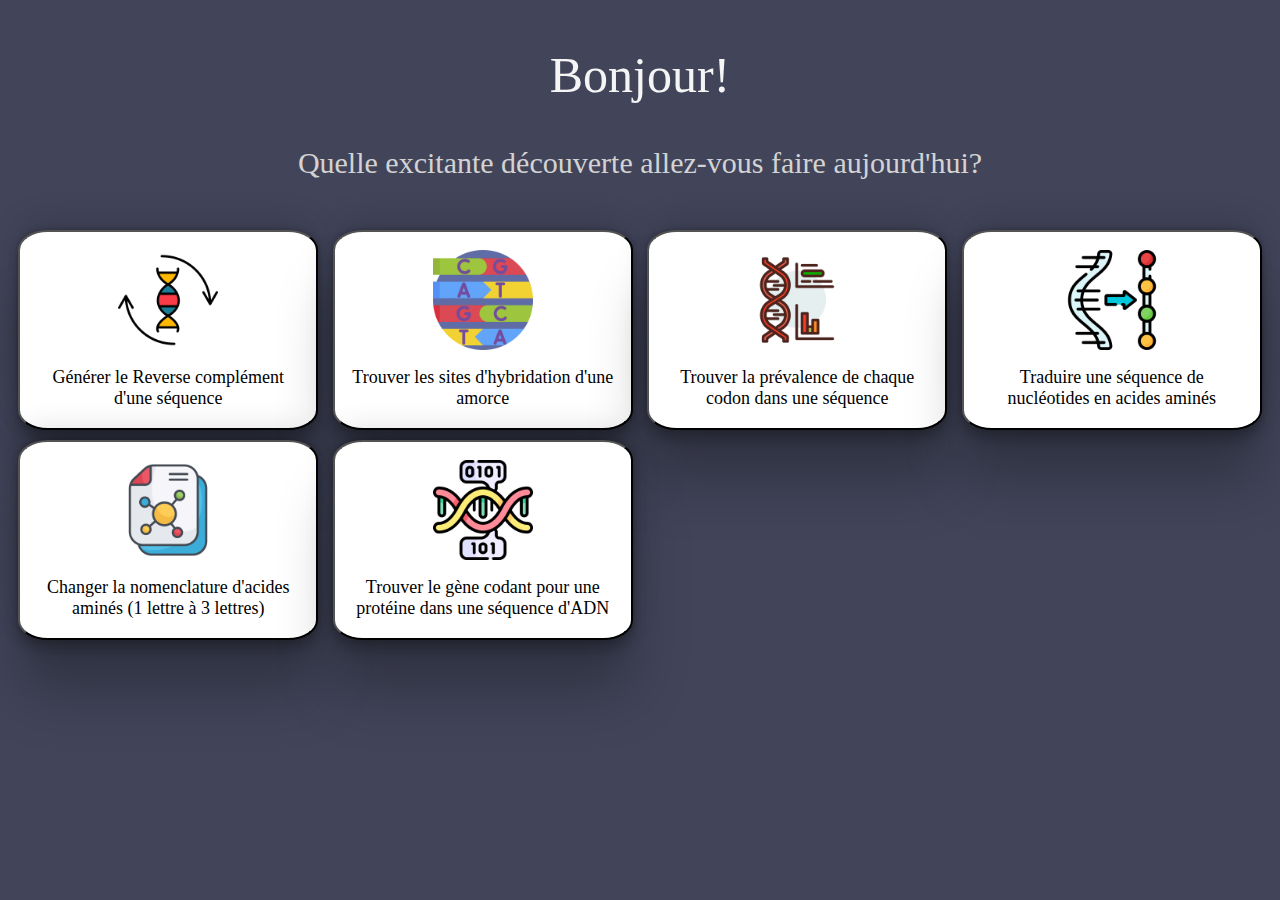
<file: Index.html>
<!DOCTYPE html>
<html>
    <head>
        <title>
            Bioinformatique
        </title>
        
        <meta charset="UTF-8">
        <meta name="author" content="Olivier Chagnon-St-Amour">
        <meta name="language" content="francais">
        <meta name="description" content="Outils de bioinformatique">
        <meta name="title" content="Bioinformatique">
        <meta name="rating" content="safe for kids">
        <meta name="copyright" content="Copyright 2024">
        <meta name="format-detection" content="telephone=yes">

        <meta property="og:title" content="Bioinformatique">
        <meta property="og:type" content="website">
        <!--<meta property="og:image" content="">  [À faire]-->
        <meta property="og:url" content="https://Bioinformatique">
        <meta property="og:description" content="Bioinformatique est un outil numérique servant à aider tous les chercheurs en biologie dans leurs tâches quotidiennes">
        <meta property="og:locale" content="fr_CA">
        <meta property="og:name" content="Bioinformatique">

        <link rel="stylesheet" href="CSS/Styles.css">
        <!--<link rel="icon" href="">  [À faire]-->

    </head>
    <body>
        <header>
            Bonjour!
        </header>

        <div class="presentation">
            Quelle excitante découverte allez-vous faire aujourd'hui?
        </div>
        <!--<div>
            <img src="Images/principal.jpg" style="border-radius: 50%;"> https://lejournal.cnrs.fr/sites/default/files/styles/vignettes/public/assets/images/adobestock_313515434_72dpi.jpg?itok=vXCA1szJ
        </div>-->
        
        <div class="ContainerBtn">
            <div>
                <button class="BtnAccueil" id="BouttonReverseComplement" onclick="window.location.href='HTML/ReverseComplement.html';">
                    <img src="Images/RC.png" class="icone">
                    <div>
                        Générer le Reverse complément d'une séquence
                    </div>
                </button>
            </div> <!--<a href="https://www.flaticon.com/free-icons/" title="ººººººººººººººººººººººººººººººººººº icons">ººººººººººººººººººººººººººººººººººº icons created by Assia Benkerroum  - Flaticon</a>-->
            
            <div>
                <button class="BtnAccueil" id="BouttonHybridationAmorce" onclick="window.location.href='HTML/HybridationAmorce.html';">
                    <img src="Images/hybridationAmorce.png" class="icone">
                    Trouver les sites d'hybridation d'une amorce
                </button>
            </div> <!---<a href="https://www.flaticon.com/free-icons/dna-strand" title="dna strand icons">Dna strand icons created by Freepik - Flaticon</a>-->
            
            <div>
                <button class="BtnAccueil" id="BouttonPrevalenceCodon" onclick="window.location.href='HTML/PrevalenceCodons.html';">
                    <img src="Images/analyze.png" class="icone">
                    Trouver la prévalence de chaque codon dans une séquence
                </button>
            </div> <!--<a href="https://www.flaticon.com/free-icons/analyze" title="analyze icons">Analyze icons created by Darius Dan - Flaticon</a>-->
            
            <div>
                <button class="BtnAccueil" id="BouttonTraduction" onclick="window.location.href='HTML/Traduction.html';">
                    <img src="Images/traduction.png" class="icone">
                    Traduire une séquence de nucléotides en acides aminés
                </button>
            </div><!--<a href="https://www.flaticon.com/free-icons/synthesis" title="synthesis icons">Synthesis icons created by Freepik - Flaticon</a>-->
            
            <div>
                <button class="BtnAccueil" id="BouttonNomenclatureUnATrois" onclick="window.location.href='HTML/NomenclatureUnTrois.html';">
                    <img src="Images/nomenclatureUnTrois.png" class="icone">
                    Changer la nomenclature d'acides aminés (1 lettre à 3 lettres)
                </button>
            </div> <!--<a href="https://www.flaticon.com/free-icons/chemical-element" title="chemical element icons">Chemical element icons created by Design Circle - Flaticon</a>-->
            
            <div>
                <button class="BtnAccueil" id="BouttonTrouveProteine" onclick="window.location.href='HTML/GeneCodant.html';">
                    <img src="Images/sequenceCodante.png" class="icone">
                    Trouver le gène codant pour une protéine dans une séquence d'ADN
                </button>
            </div><!--<a href="https://www.flaticon.com/free-icons/dna-code" title="dna code icons">Dna code icons created by Freepik - Flaticon</a> -->
            
<!--                         
            <div>
                <button class="BtnAccueil" id="BouttonTrouveAA" onclick="window.location.href='HTML/TrouveAA.html';">
                    <img src="Images/trouveAA.png" class="icone">
                    Trouver un acide aminé dans une séquence de nucléotides
                </button>
            </div> <a href="https://www.flaticon.com/free-icons/genetic" title="genetic icons">Genetic icons created by Freepik - Flaticon</a>
-->
<!--

            <div>
                <button class="BtnAccueil" id="BouttonCalculeValeurT" onclick="window.location.href='HTML/CalculeValeurT.html';">
                    <img src="Images/calculeValeurT.png" class="icone">
                    Calculer la valeur T d'un ensemble de données
                    // Note : Possible de s'inspirer de https://www.statology.org/two-sample-t-test-calculator/
                </button>
            </div> // À CHANGER! <a href="https://www.flaticon.com/free-icons/genetic" title="genetic icons">Genetic icons created by Freepik - Flaticon</a> 
    
-->
        </div>
    </body>

    </html>
</file>
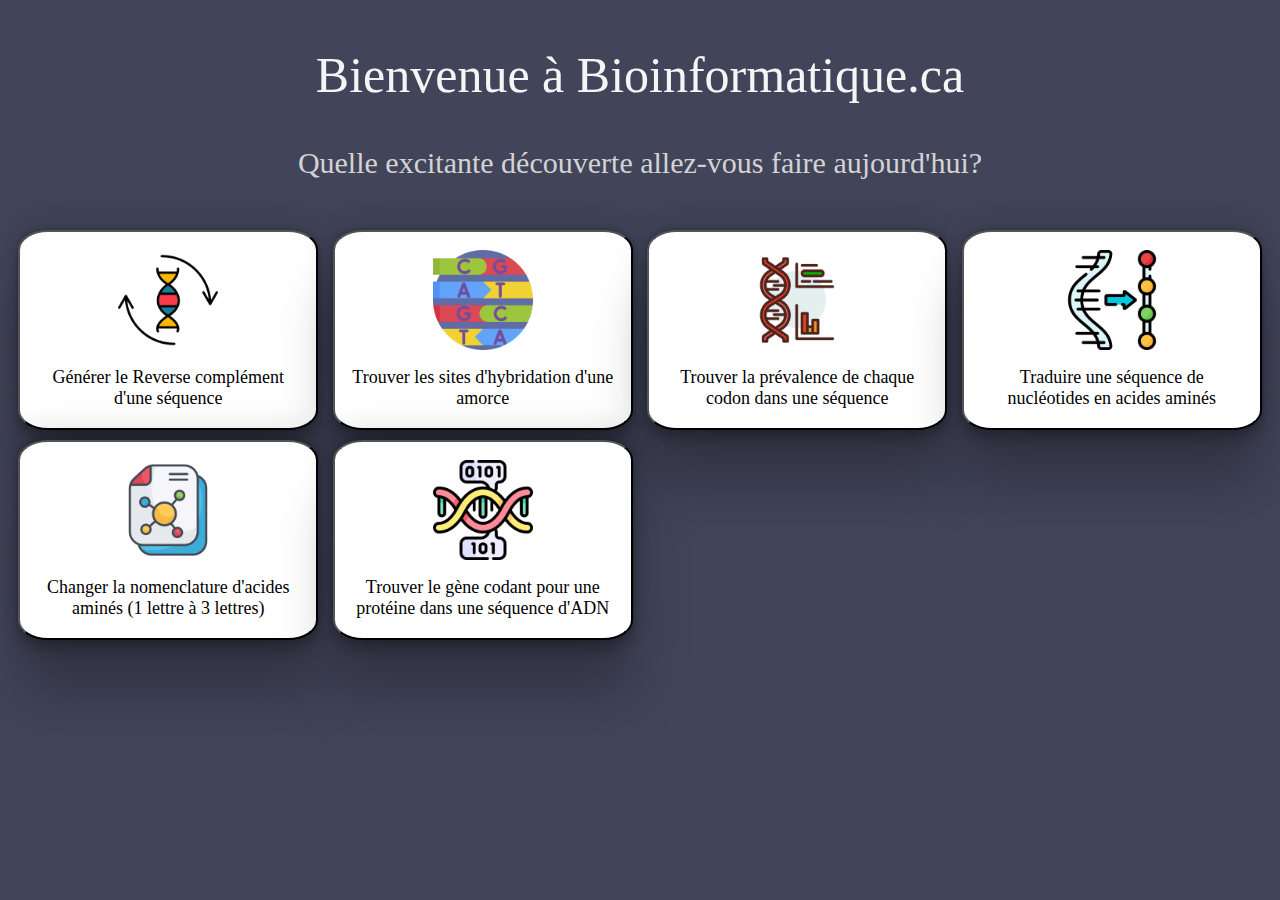
<file: index.html>
<!DOCTYPE html>
<html>
    <head>
        <title>
            Bioinformatique
        </title>
        
        <meta charset="UTF-8">
        <meta name="author" content="Olivier Chagnon-St-Amour">
        <meta name="language" content="francais">
        <meta name="description" content="Outils de bioinformatique">
        <meta name="title" content="Bioinformatique">
        <meta name="rating" content="safe for kids">
        <meta name="copyright" content="Copyright 2024">
        <meta name="format-detection" content="telephone=yes">

        <meta property="og:title" content="Bioinformatique">
        <meta property="og:type" content="website">
        <!--<meta property="og:image" content="">  [À faire]-->
        <meta property="og:url" content="https://Bioinformatique">
        <meta property="og:description" content="Bioinformatique est un outil numérique servant à aider tous les chercheurs en biologie dans leurs tâches quotidiennes">
        <meta property="og:locale" content="fr_CA">
        <meta property="og:name" content="Bioinformatique">

        <link rel="stylesheet" href="CSS/Styles.css">
        <!--<link rel="icon" href="">  [À faire]-->

    </head>
    <body>
        <header>
            Bienvenue à Bioinformatique.ca
        </header>

        <div class="presentation">
            Quelle excitante découverte allez-vous faire aujourd'hui?
        </div>
        <!--<div>
            <img src="Images/principal.jpg" style="border-radius: 50%;"> https://lejournal.cnrs.fr/sites/default/files/styles/vignettes/public/assets/images/adobestock_313515434_72dpi.jpg?itok=vXCA1szJ
        </div>-->
        
        <div class="ContainerBtn">
            <div>
                <button class="BtnAccueil" id="BouttonReverseComplement" onclick="window.location.href='HTML/ReverseComplement.html';">
                    <img src="Images/RC.png" class="icone">
                    <div>
                        Générer le Reverse complément d'une séquence
                    </div>
                </button>
            </div> <!--<a href="https://www.flaticon.com/free-icons/" title="ººººººººººººººººººººººººººººººººººº icons">ººººººººººººººººººººººººººººººººººº icons created by Assia Benkerroum  - Flaticon</a>-->
            
            <div>
                <button class="BtnAccueil" id="BouttonHybridationAmorce" onclick="window.location.href='HTML/HybridationAmorce.html';">
                    <img src="Images/hybridationAmorce.png" class="icone">
                    Trouver les sites d'hybridation d'une amorce
                </button>
            </div> <!---<a href="https://www.flaticon.com/free-icons/dna-strand" title="dna strand icons">Dna strand icons created by Freepik - Flaticon</a>-->
            
            <div>
                <button class="BtnAccueil" id="BouttonPrevalenceCodon" onclick="window.location.href='HTML/PrevalenceCodons.html';">
                    <img src="Images/analyze.png" class="icone">
                    Trouver la prévalence de chaque codon dans une séquence
                </button>
            </div> <!--<a href="https://www.flaticon.com/free-icons/analyze" title="analyze icons">Analyze icons created by Darius Dan - Flaticon</a>-->
            
            <div>
                <button class="BtnAccueil" id="BouttonTraduction" onclick="window.location.href='HTML/Traduction.html';">
                    <img src="Images/traduction.png" class="icone">
                    Traduire une séquence de nucléotides en acides aminés
                </button>
            </div><!--<a href="https://www.flaticon.com/free-icons/synthesis" title="synthesis icons">Synthesis icons created by Freepik - Flaticon</a>-->
            
            <div>
                <button class="BtnAccueil" id="BouttonNomenclatureUnATrois" onclick="window.location.href='HTML/NomenclatureUnTrois.html';">
                    <img src="Images/nomenclatureUnTrois.png" class="icone">
                    Changer la nomenclature d'acides aminés (1 lettre à 3 lettres)
                </button>
            </div> <!--<a href="https://www.flaticon.com/free-icons/chemical-element" title="chemical element icons">Chemical element icons created by Design Circle - Flaticon</a>-->
            
            <div>
                <button class="BtnAccueil" id="BouttonTrouveProteine" onclick="window.location.href='HTML/GeneCodant.html';">
                    <img src="Images/sequenceCodante.png" class="icone">
                    Trouver le gène codant pour une protéine dans une séquence d'ADN
                </button>
            </div><!--<a href="https://www.flaticon.com/free-icons/dna-code" title="dna code icons">Dna code icons created by Freepik - Flaticon</a> -->
            
<!--                         
            <div>
                <button class="BtnAccueil" id="BouttonTrouveAA" onclick="window.location.href='HTML/TrouveAA.html';">
                    <img src="Images/trouveAA.png" class="icone">
                    Trouver un acide aminé dans une séquence de nucléotides
                </button>
            </div> <a href="https://www.flaticon.com/free-icons/genetic" title="genetic icons">Genetic icons created by Freepik - Flaticon</a>
-->
<!--

            <div>
                <button class="BtnAccueil" id="BouttonCalculeValeurT" onclick="window.location.href='HTML/CalculeValeurT.html';">
                    <img src="Images/calculeValeurT.png" class="icone">
                    Calculer la valeur T d'un ensemble de données
                    // Note : Possible de s'inspirer de https://www.statology.org/two-sample-t-test-calculator/
                </button>
            </div> // À CHANGER! <a href="https://www.flaticon.com/free-icons/genetic" title="genetic icons">Genetic icons created by Freepik - Flaticon</a> 
    
-->
        </div>
    </body>

    </html>
</file>
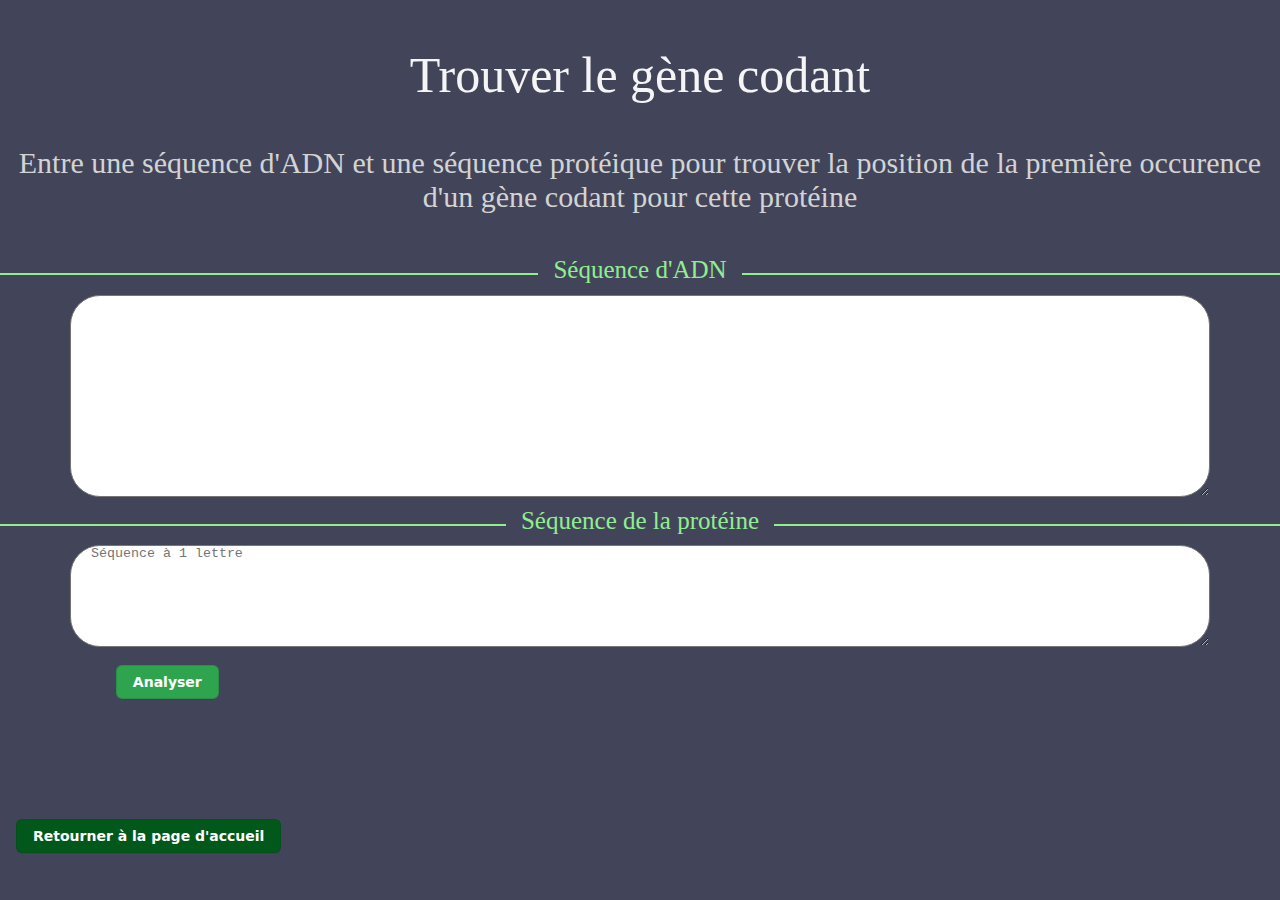
<file: HTML/GeneCodant.html>
<!DOCTYPE html>
<html>
    <head>
        <link rel="stylesheet" href="../CSS/Styles.css">
    </head>

    <body>
        <header>
            Trouver le gène codant
        </header>
        <div class="instruction presentation">
            Entre une séquence d'ADN et une séquence protéique pour trouver la position de la première occurence d'un gène codant pour cette protéine
        </div>

        <div class="field">
        <form id="geneCodant">
            <div class="titreForm">
                <span>
                    <label for="SequenceADN">Séquence d'ADN</label>
                </span>
            </div>
            <br>
            <div class="input">
                <textarea type="text" class="grosInput" id="SequenceADN" required></textarea>
            </div>
            <br>
            <div class="titreForm">
                <span>
                    <label for="SequenceProteine">Séquence de la protéine</label>
                </span>
            </div>
            <br>
            <div class="input">
                <textarea type="text" class="moyenInput" id="SequenceProteine" required placeholder="Séquence à 1 lettre"></textarea>
            </div>
            <br>
            <button type="submit" class="BtnSoumettre" >Analyser</button>
        </form>
        </div>

        <div class="resultatGC" id="resultat">
            
        </div>
        <div class="erreurs" id="erreursGC">
            
        </div>
        
        <div >
            <button class="BtnRetour" onclick="window.location.href='../Index.html'"> Retourner à la page d'accueil</button>
        </div>

    </body>
    <script src="../JS/Script.js"></script>

    <!--
        À faire : 
            Ça pourrait être intéressant de donner le choix à l'utilisateur d'un pourcentage d'erreur pour identifer des mutations ponctuelles.
            Trouver une façon de rafraîchir la page à chaque envoi du formulaire pour éviter d'avoir le message d'erreur de l'envoi précédent
            Mettre un checkbox que l'utilisateur peut cocher s'il souhaite trouver tous les gènes qui codent pour la protéine (pas seulement la première occurence)
    -->
</html>
</file>
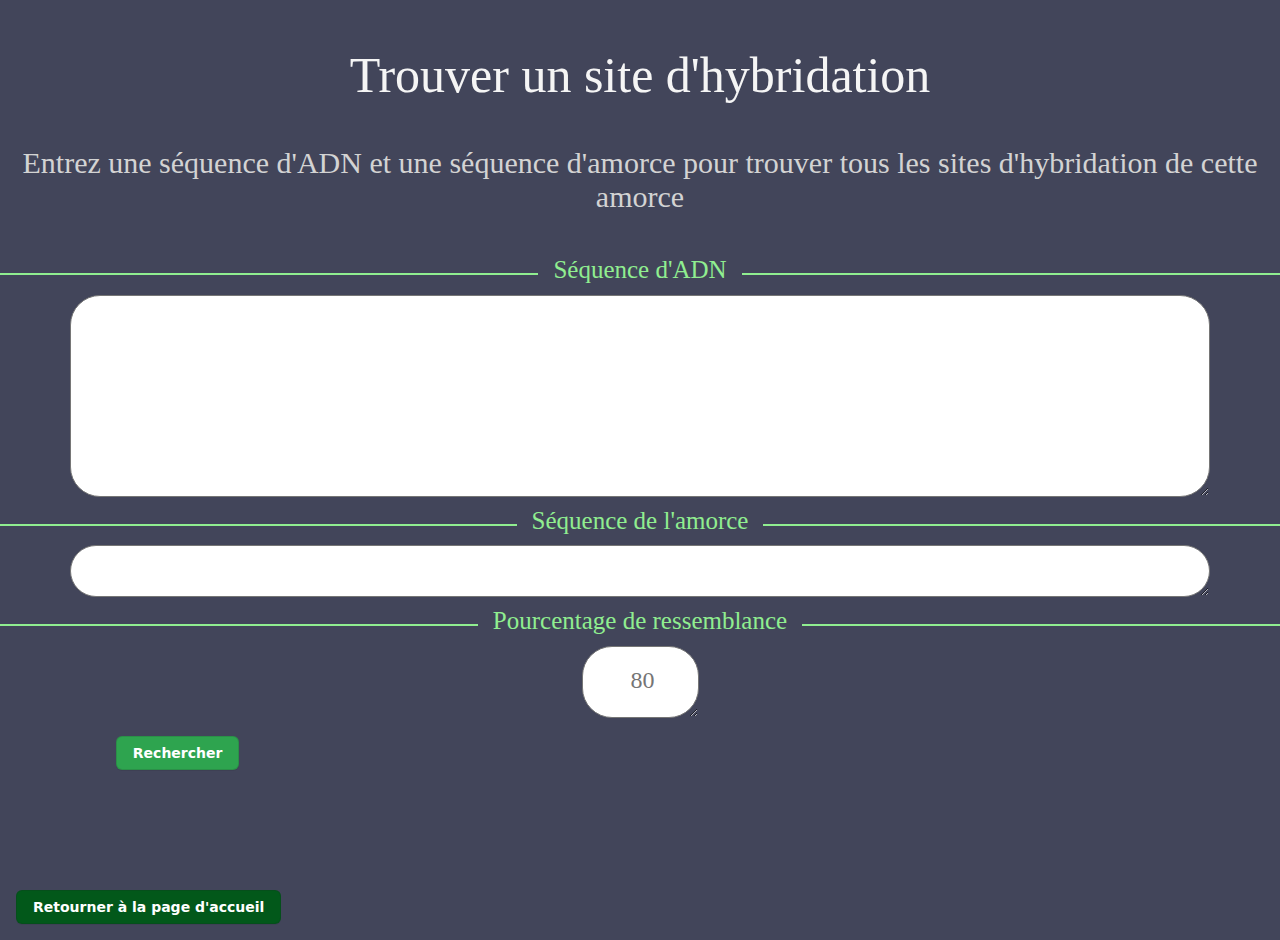
<file: HTML/HybridationAmorce.html>
<!DOCTYPE html>
<html>
    <head>
        <link rel="stylesheet" href="../CSS/Styles.css">
    </head>

    <body>
        <header>
            Trouver un site d'hybridation
        </header>
        <div class="instruction presentation">
            Entrez une séquence d'ADN et une séquence d'amorce pour trouver tous les sites d'hybridation de cette amorce
        </div>

        <div class="field">
        <form id="hybridationAmorce">
            <div class="titreForm">
                <span>
                    <label for="SequenceADN">Séquence d'ADN</label>
                </span>
            </div>
            <br>
            <div class="input">
                <textarea type="text" class="grosInput" id="SequenceADN" required></textarea>
            </div>
            <br>
            <div class="titreForm">
                <span>
                    <label for="SequenceAmorce">Séquence de l'amorce</label>
                </span>
            </div>
            <br>
            <div class="input">
                <textarea type="text" class="petitInput" id="SequenceAmorce" required></textarea>
            </div>
            <br>
            <div class="titreForm">
                <span>
                    <label for="pourcentageRessemblance">Pourcentage de ressemblance</label>
                </span>
            </div>
            <br>
            <div class="input">
                <textarea type="number" class="tresPetitInput" id="PourcentageRessemblance" placeholder="80" ></textarea>
            </div>
            <br>
            <button type="submit" class="BtnSoumettre" >Rechercher</button>
        </form>
        </div>

        <div class="resultatGC" id="resultat">
            
        </div>
        <div class="erreurs" id="HAerreurs">
            
        </div>
        <div class="erreurs" id="HApourcentageVide">
            
        </div>
        
        <div >
            <button class="BtnRetour" onclick="window.location.href='../Index.html'"> Retourner à la page d'accueil</button>
        </div>

    </body>
    <script src="../JS/Script.js"></script>

    <!--
        À faire : 
            
    -->
</html>
</file>
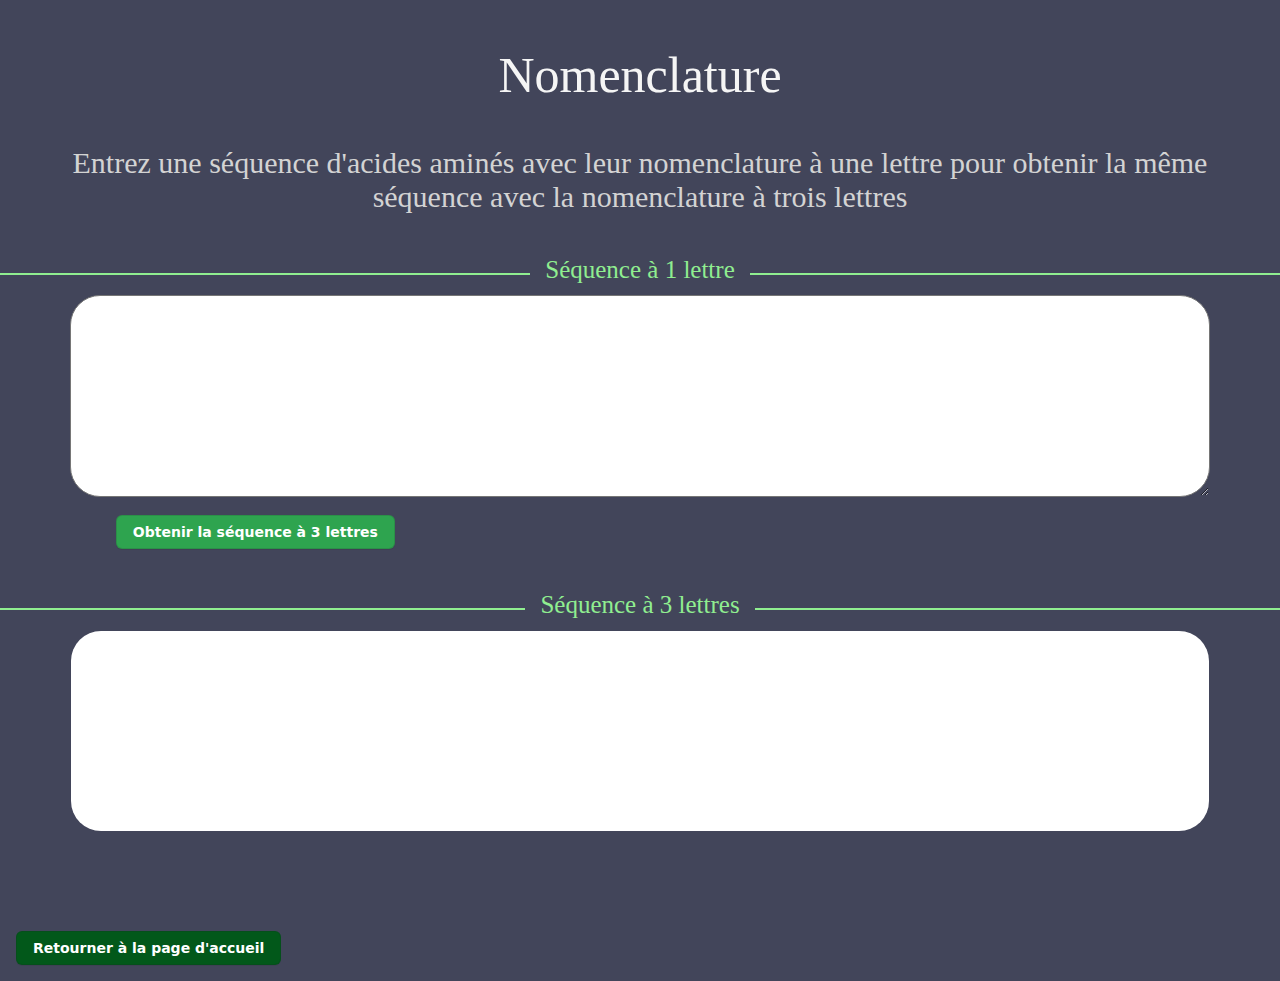
<file: HTML/NomenclatureUnTrois.html>
<!DOCTYPE html>
<html>
    <head>
        <link rel="stylesheet" href="../CSS/Styles.css">
    </head>

    <body>
        <header>
            Nomenclature
        </header>
        <div class="instruction presentation">
            Entrez une séquence d'acides aminés avec leur nomenclature à une lettre pour obtenir la même séquence avec la nomenclature à trois lettres
        </div>

        <div class="field">
        <form id="nomenclature">
            <div class="titreForm">
                <span>
                    <label for="Sequence">Séquence à 1 lettre</label>
                </span>
            </div>
            <br>
            <div class="input">
                <textarea type="text" class="grosInput" id="Sequence" required></textarea>
            </div>
            <br>
            <button type="submit" class="BtnSoumettre" >Obtenir la séquence à 3 lettres</button>
        </form>
        </div>

        <div class="titreForm" style="padding-top: 50px;">
            <span>
                Séquence à 3 lettres
            </span>
        </div>

        <div class="resultatRC" id="resultat">
            
        </div>
        <div class="erreurs" id = "nomenclatureErreurs">
            
        </div>
        
        <div >
            <button class="BtnRetour" onclick="window.location.href='../Index.html'"> Retourner à la page d'accueil</button>
        </div>

    

    </body>
    <script src="../JS/Script.js"></script>
    <!--
        À faire :
            Donner le choix d'un caractère à insérer entre les acides aminés (p.ex. '-' ou ',')
    -->

</html>
</file>
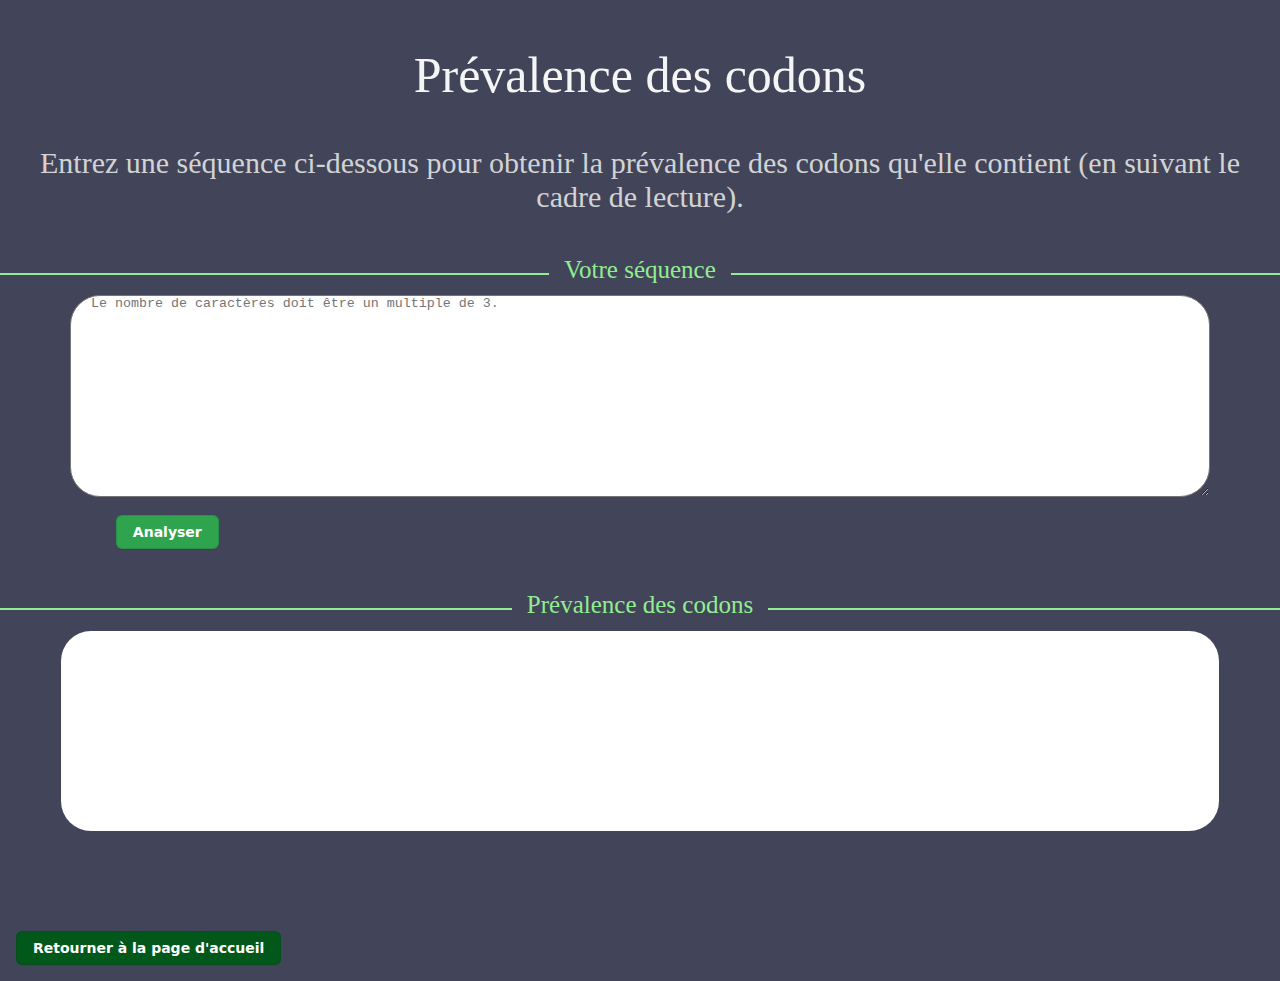
<file: HTML/PrevalenceCodons.html>
<!DOCTYPE html>
<html>
    <head>
        <link rel="stylesheet" href="../CSS/Styles.css">
    </head>

    <body>
        <header>
            Prévalence des codons
        </header>
        <div class="instruction presentation">
            Entrez une séquence ci-dessous pour obtenir la prévalence des codons qu'elle contient (en suivant le cadre de lecture).
        </div>

        <div class="field">
        <form id="PrevalenceCodons">
            <div class="titreForm">
                <span>
                    <label for="Sequence">Votre séquence</label>
                </span>
            </div>
            <br>
            <div class="input">
                <textarea type="text" class="grosInput" id="Sequence" placeholder="Le nombre de caractères doit être un multiple de 3."></textarea>
            </div>
            <br>
            <button type="submit" class="BtnSoumettre" >Analyser</button>
        </form>
        </div>

        <div class="titreForm" style="padding-top: 50px;">
            <span>
                Prévalence des codons
            </span>
        </div>

        <div class="resultatPC" id="resultat">
            
        </div>
        <div id="erreurs">
            
        </div>
        
        <div >
            <button class="BtnRetour" onclick="window.location.href='../Index.html'"> Retourner à la page d'accueil</button>
        </div>
    </body>
    <script src="../JS/Script.js"></script>

    <!--Perspectives futures : 
        1. Offrir la possibilité de comparer les codon usages de différents organismes en offrant de comparer différentes séquences
        2. Organiser les résultats sous forme d'un joli tableau (possibilité d'organiser en fonction des acides aminés des codons) 
            -> en lien avec 1., ajouter une colonne d'analyse statistique des deux organismes et montrer les données côte-à-côte
        3. Afficher un message d'erreur lorsque la séquence n'est pas un multiple de 3, mais quand-même afficher le résultat
        4. Afficher un message d'erreur lorsqu'une séquence n'est pas un codon (p.ex. "ZZZ"), mais laisser quand-même l'utilisateur le faire.
    -->
</html>
</file>
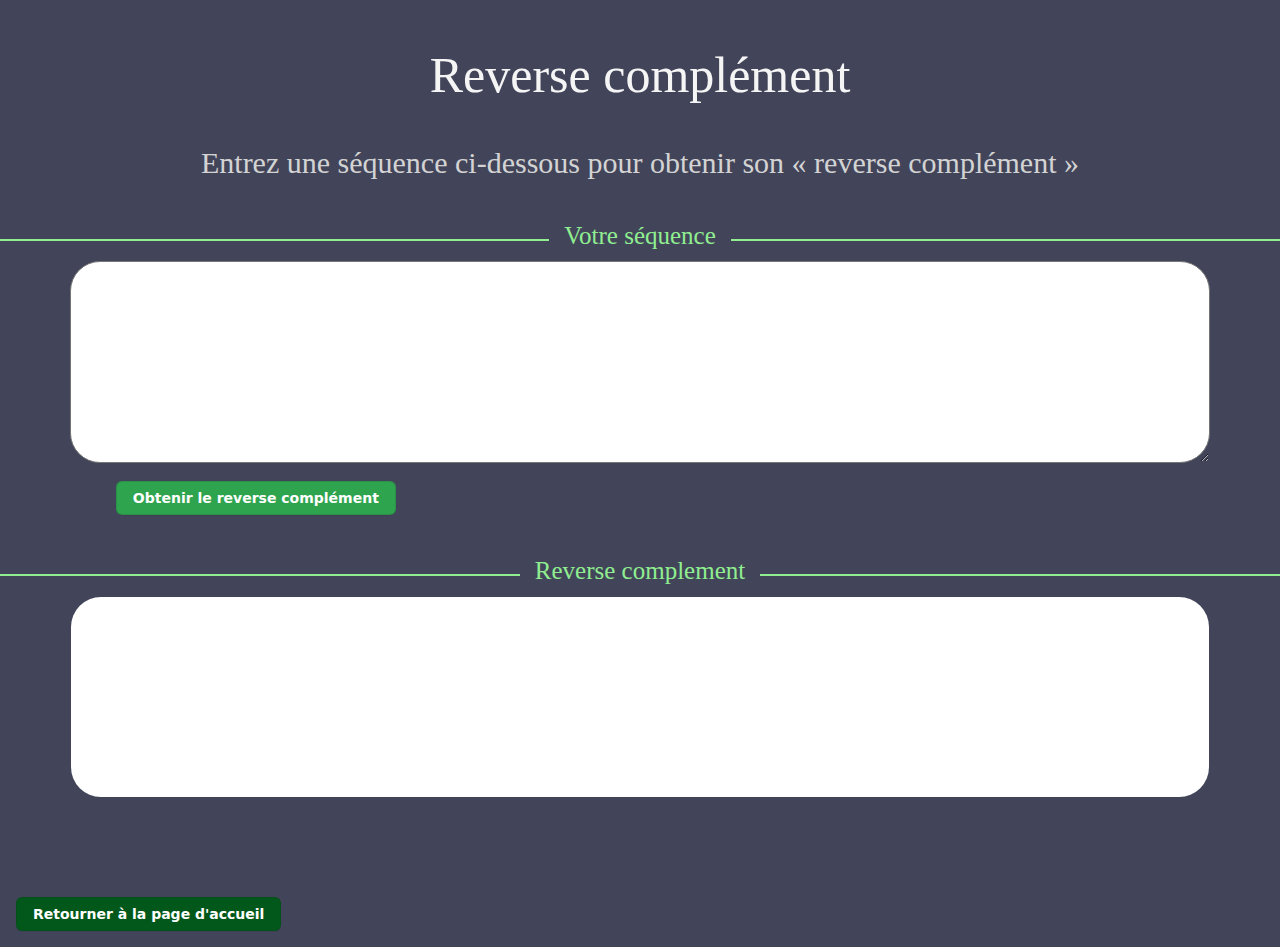
<file: HTML/ReverseComplement.html>
<!DOCTYPE html>
<html>
    <head>
        <link rel="stylesheet" href="../CSS/Styles.css">
    </head>

    <body>
        <header>
            Reverse complément
        </header>
        <div class="instruction presentation">
            Entrez une séquence ci-dessous pour obtenir son « reverse complément »
        </div>

        <div class="field">
        <form id="reverseComplement">
            <div class="titreForm">
                <span>
                    <label for="Sequence">Votre séquence</label>
                </span>
            </div>
            <br>
            <div class="input">
                <textarea type="text" class="grosInput" id="Sequence" required></textarea>
            </div>
            <br>
            <button type="submit" class="BtnSoumettre" >Obtenir le reverse complément</button>
        </form>
        </div>

        <div class="titreForm" style="padding-top: 50px;">
            <span>
                Reverse complement
            </span>
        </div>

        <div class="resultatRC" id="resultat">
            
        </div>
        <div class="erreurs" id="rcErreurs">
            
        </div>
        
        <div >
            <button class="BtnRetour" onclick="window.location.href='../Index.html'"> Retourner à la page d'accueil</button>
        </div>

    </body>

    <script src="../JS/Script.js"></script>

    <!-- À faire : 
            1. Offrir le choix d'avoir le résultat en majuscules ou minuscules (case à cocher)
    
    -->
</html>
</file>
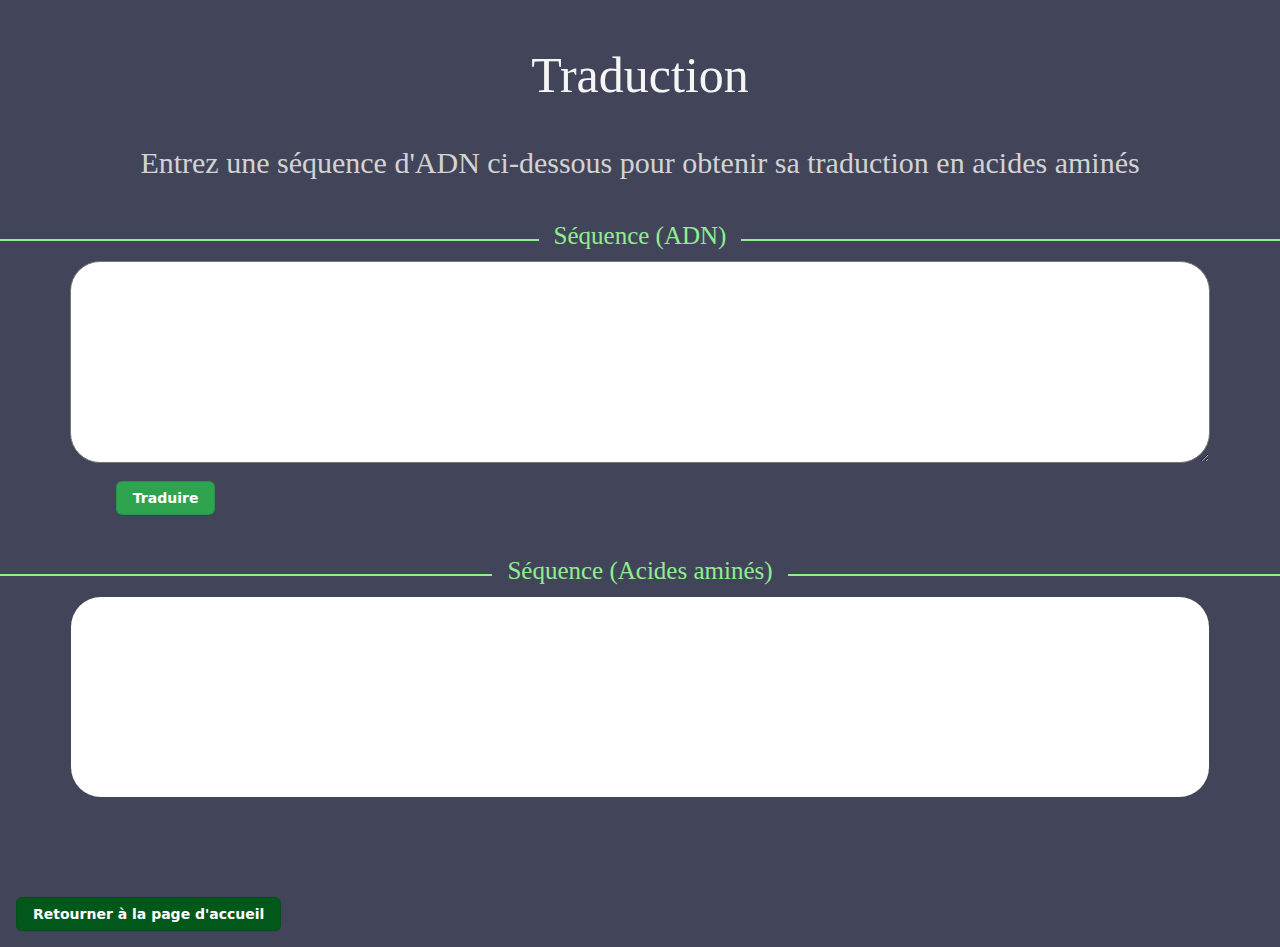
<file: HTML/Traduction.html>
<!DOCTYPE html>
<html>
    <head>
        <link rel="stylesheet" href="../CSS/Styles.css">
    </head>

    <body>
        <header>
            Traduction
        </header>
        <div class="instruction presentation">
            Entrez une séquence d'ADN ci-dessous pour obtenir sa traduction en acides aminés
        </div>

        <div class="field">
        <form id="traduction">
            <div class="titreForm">
                <span>
                    <label for="Sequence">Séquence (ADN)</label>
                </span>
            </div>
            <br>
            <div class="input">
                <textarea type="text" class="grosInput" id="Sequence" required></textarea>
            </div>
            <br>
            <button type="submit" class="BtnSoumettre" >Traduire</button>
        </form>
        </div>

        <div class="titreForm" style="padding-top: 50px;">
            <span>
                Séquence (Acides aminés)
            </span>
        </div>

        <div class="resultatRC" id="resultat">
            
        </div>
        <div class="erreurs" id="traductionErreurs">
            
        </div>
        
        <div >
            <button class="BtnRetour" onclick="window.location.href='../Index.html'"> Retourner à la page d'accueil</button>
        </div>

    </body>
    <script src="../JS/Script.js"></script>

    <!--
        À faire : 
            Enlever les messages d'erreurs lorsqu'ils ne sont plus utiles (lors d'un nouvel envoi de formulaire - rafraîchir?)
    -->

</html>
</file>
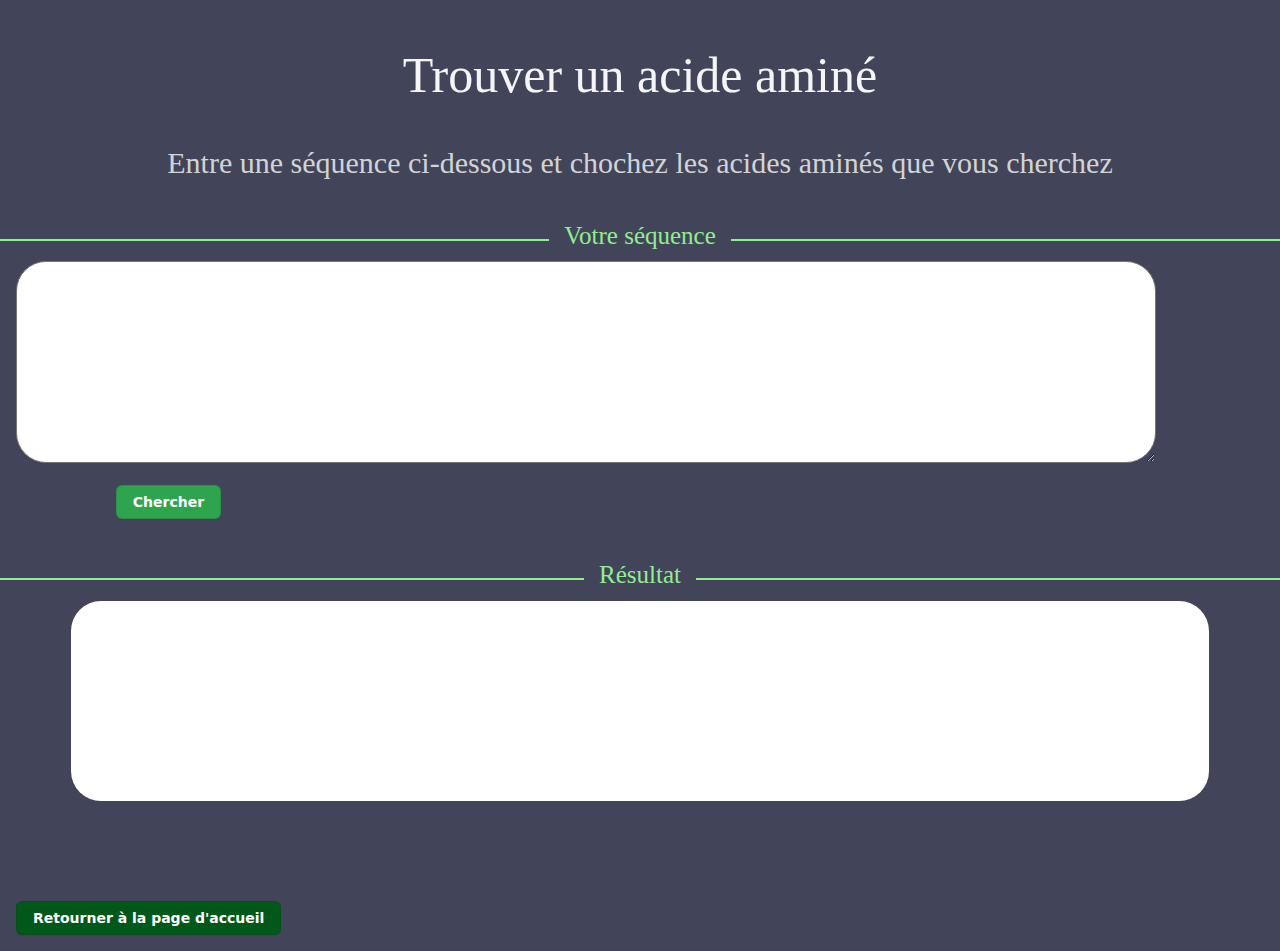
<file: HTML/TrouveAA.html>
<!DOCTYPE html>
<html>
    <head>
        <link rel="stylesheet" href="../CSS/Styles.css">
    </head>

    <!-- Pour l'instant, c'est possible de le faire en utilisant la fonction de gène codant. Cette fonction prendra une séquence d'ADN en entrée et demandera à l'utilisateur de cocher un ou plusieurs acides aminés qu'il/elle souhaite trouver dans cette séquence. Le résultat sera la même séquence de départ, mais avec les acides aminés surlignés (avec un code de couleur et une légende, si possible) -->

    <body>
        <header>
            Trouver un acide aminé
        </header>
        <div class="instruction presentation">
            Entre une séquence ci-dessous et chochez les acides aminés que vous cherchez 
        </div>

        <div class="field">
        <form id="signup">
            <div class="titreForm">
                <span>
                    <label for="Sequence">Votre séquence</label>
                </span>
            </div>
            <br>
            <div class="trouveAA">
                <textarea type="text" class="grosInput" id="Sequence" required></textarea>
            </div>
            <br>
            <button type="submit" class="BtnSoumettre" >Chercher</button>
        </form>
        </div>

        <div class="titreForm" style="padding-top: 50px;">
            <span>
                Résultat
            </span>
        </div>

        <div class="resultatRC" id="resultat">
            
        </div>
        <div class="erreurs" id="AAerreurs">
            
        </div>
        
        <div >
            <button class="BtnRetour" onclick="window.location.href='../Index.html'"> Retourner à la page d'accueil</button>
        </div>
    </body>
    <script src="../JS/Script.js"></script>
</html>
</file>
<file: CSS/Styles.css>
*{
    margin: 0;
    padding: 0;
    list-style: none;
    text-decoration: none;
    font-style: "Georgia";
}
body{
    margin: 0;
    padding: 1rem;
    background-color:#42455a;
}
header{
    /*width: 100%;*/
    display:block;
    height:100px;
    text-align: center;
    font-size: 50px;
    color: whitesmoke;
    padding-top: 30px;
}

.presentation{
    text-align: center;
    padding-bottom: 50px;
    font-size: 30px;
    color:lightgray;
}

.BtnAccueil{
    background-color: white;
    border-radius:10%;
    height: 200px;
    width: 300px;
    padding: 10%;
    display: grid;
    gap:1rem;
    margin: 0 auto;
    padding: 1rem;
    font-family:"Times New Roman", "Georgia", serif;
    font-size: large;
    box-shadow :rgba(0, 0, 0, 0.25) 0px 54px 55px, rgba(0, 0, 0, 0.12) 0px -12px 30px, rgba(0, 0, 0, 0.12) 0px 4px 6px, rgba(0, 0, 0, 0.17) 0px 12px 13px, rgba(0, 0, 0, 0.09) 0px -3px 5px; /*https://getcssscan.com/css-box-shadow-examples*/
    cursor: pointer;
}

.BtnAccueil:hover, .BtnAccueil:focus {
  box-shadow: 0 0.5em 0.5em -0.4em var(--hover);
  transform: translateY(-0.25em);
}

.texteBtn{
    padding-top: 130px;
}

.ContainerBtn{
    display: grid;
    grid-template-columns: auto auto;
    grid-auto-rows: auto;
    grid-gap:10px;
    grid-template-columns: repeat(auto-fit, minmax(300px, 1fr));
}

.icone{
    width: 100px;
    margin: auto;
}

.BtnRetour { /*https://getcssscan.com/css-buttons-examples [Boutton 3]*/
    appearance: none;
    background-color: #02581a;
    border: 1px solid rgba(27, 31, 35, .15);
    border-radius: 6px;
    box-shadow: rgba(27, 31, 35, .1) 0 1px 0;
    box-sizing: border-box;
    color: #fff;
    cursor: pointer;
    display: inline-block;
    font-family: -apple-system,system-ui,"Segoe UI",Helvetica,Arial,sans-serif,"Apple Color Emoji","Segoe UI Emoji";
    font-size: 14px;
    font-weight: 600;
    line-height: 20px;
    padding: 6px 16px;
    position: relative;
    text-align: center;
    text-decoration: none;
    user-select: none;
    -webkit-user-select: none;
    touch-action: manipulation;
    vertical-align: middle;
    white-space: nowrap;
    margin-top: 100px;
  }
  .BtnRetour:focus:not(:focus-visible):not(.focus-visible) {
    box-shadow: none;
    outline: none;
  }
  .BtnRetour:hover {
    background-color: #2c974b;
  }
  .BtnRetour:focus {
    box-shadow: rgba(46, 164, 79, .4) 0 0 0 3px;
    outline: none;
  }
  .BtnRetour:disabled {
    background-color: #94d3a2;
    border-color: rgba(27, 31, 35, .1);
    color: rgba(255, 255, 255, .8);
    cursor: default;
  }
  .BtnRetour:active {
    background-color: #298e46;
    box-shadow: rgba(20, 70, 32, .2) 0 1px 0 inset;
  }

/***************** Formulaires **********************/

.grosInput{
    border-radius: 30px;
    width: 90%;
    height: 200px;
    
}

.moyenInput{
    border-radius: 30px;
    width: 90%;
    height: 100px;
}

.petitInput{
    border-radius: 30px;
    width: 90%;
    height: 50px;
    
}

.titreForm{
    font-size: 25px;
    color: lightgreen;
}

.titreForm { /*https://silvawebdesigns.com/line-on-sides-headers/*/
    line-height: 0.5;
    text-align: center;
  }
  .titreForm span {
    display: inline-block;
    position: relative;  
  }
  .titreForm span::before,
  .titreForm span::after {
    content: "";
    position: absolute;
    height: 9px;
    border-bottom: 2px solid lightgreen;
    width: 600px;
  }
  .titreForm span::before {
    right: 100%;
    margin-right: 15px;
  }
  .titreForm span::after {
    left: 100%;
    margin-left: 15px;
  }

  .input{
    display: flex;
    justify-content: center;
  }

  textarea{
    text-indent: 20px;
    padding-right: 15px;
    font-family: 'Courier New', Courier, monospace;
  }

.BtnSoumettre { /*https://getcssscan.com/css-buttons-examples [Boutton 3]*/
  appearance: none;
  background-color: #2ea44f;
  border: 1px solid rgba(27, 31, 35, .15);
  border-radius: 6px;
  box-shadow: rgba(27, 31, 35, .1) 0 1px 0;
  box-sizing: border-box;
  color: #fff;
  cursor: pointer;
  display: inline-block;
  font-family: -apple-system,system-ui,"Segoe UI",Helvetica,Arial,sans-serif,"Apple Color Emoji","Segoe UI Emoji";
  font-size: 14px;
  font-weight: 600;
  line-height: 20px;
  padding: 6px 16px;
  position: relative;
  text-align: center;
  text-decoration: none;
  user-select: none;
  -webkit-user-select: none;
  touch-action: manipulation;
  vertical-align: middle;
  white-space: nowrap;
  margin-left: 8%;
}
.BtnSoumettre:focus:not(:focus-visible):not(.focus-visible) {
  box-shadow: none;
  outline: none;
}
.BtnSoumettre:hover {
  background-color: #2c974b;
}
.BtnSoumettre:focus {
  box-shadow: rgba(46, 164, 79, .4) 0 0 0 3px;
  outline: none;
}
.BtnSoumettre:disabled {
  background-color: #94d3a2;
  border-color: rgba(27, 31, 35, .1);
  color: rgba(255, 255, 255, .8);
  cursor: default;
}
.BtnSoumettre:active {
  background-color: #298e46;
  box-shadow: rgba(20, 70, 32, .2) 0 1px 0 inset;
}

.erreurs{
    border-radius: 30px;
    background-color: lightcoral;
    display: none;
    height: auto;
    margin-left: auto;
    margin-right: auto;
    text-align: center;
    margin-top: 20px;

}

.resultatRC{/*Par la force des choses, c'est aussi le placeholder de d'autres résultats que juste RC.*/
    border-radius: 30px;
    width: 90%;
    height: 200px;
    text-indent: 20px;
    padding-right: 15px;
    background-color: white;
    margin-top: 20px;
    display: block;
    margin-left: auto;
    margin-right: auto;
    font-family: 'Courier New', Courier, monospace;
}

/***************** Reverse Complément ***********************/


#rcErreurs{
    width : 350px;
}

/***************** Prévalence des codons ***********************/
.resultatPC{
    border-radius: 30px;
    width: 90%;
    height: 200px;
    padding-left: 20px;
    padding-right: 15px;
    background-color: white;
    margin-top: 20px;
    margin-left: auto;
    margin-right: auto;
    font-family: 'Courier New', Courier, monospace;
    column-count: 11;
}

/***************** Traduction ***********************/
#traductionErreurs{
    width : 400px;
}

/***************** Nomenclature ***********************/
#nomenclatureErreurs{
    width : 350px;
}

/***************** Gène codant ***********************/
.resultatGC{
    border-radius: 30px;
    background-color: rgb(51, 245, 51);
    /*display: none;*/
    height: auto;
    margin-left: auto;
    margin-right: auto;
    text-align: center;
    margin-top: 20px;
    width: 300px;

}

#erreursGC{
    width : 350px;
}

/***************** Hybridation Amorce ***********************/

#PourcentageRessemblance {
    border-radius: 30px;
    width: 100px;
    height: 50px;
    font-size: x-large;
    font-family:'Times New Roman', Times, serif;
    text-align:center;
    padding-top: 20px;
}

#HAerreurs{
    width : 200px;
}

#HApourcentageVide{
    width : 800px;
}





/*Plutôt qu'avoir des encadrés d'erreur propre à chaque page, il serait plus élégant de faire un template général qui s'alligne automatiquement sur la largeur des séquences*/
</file>
